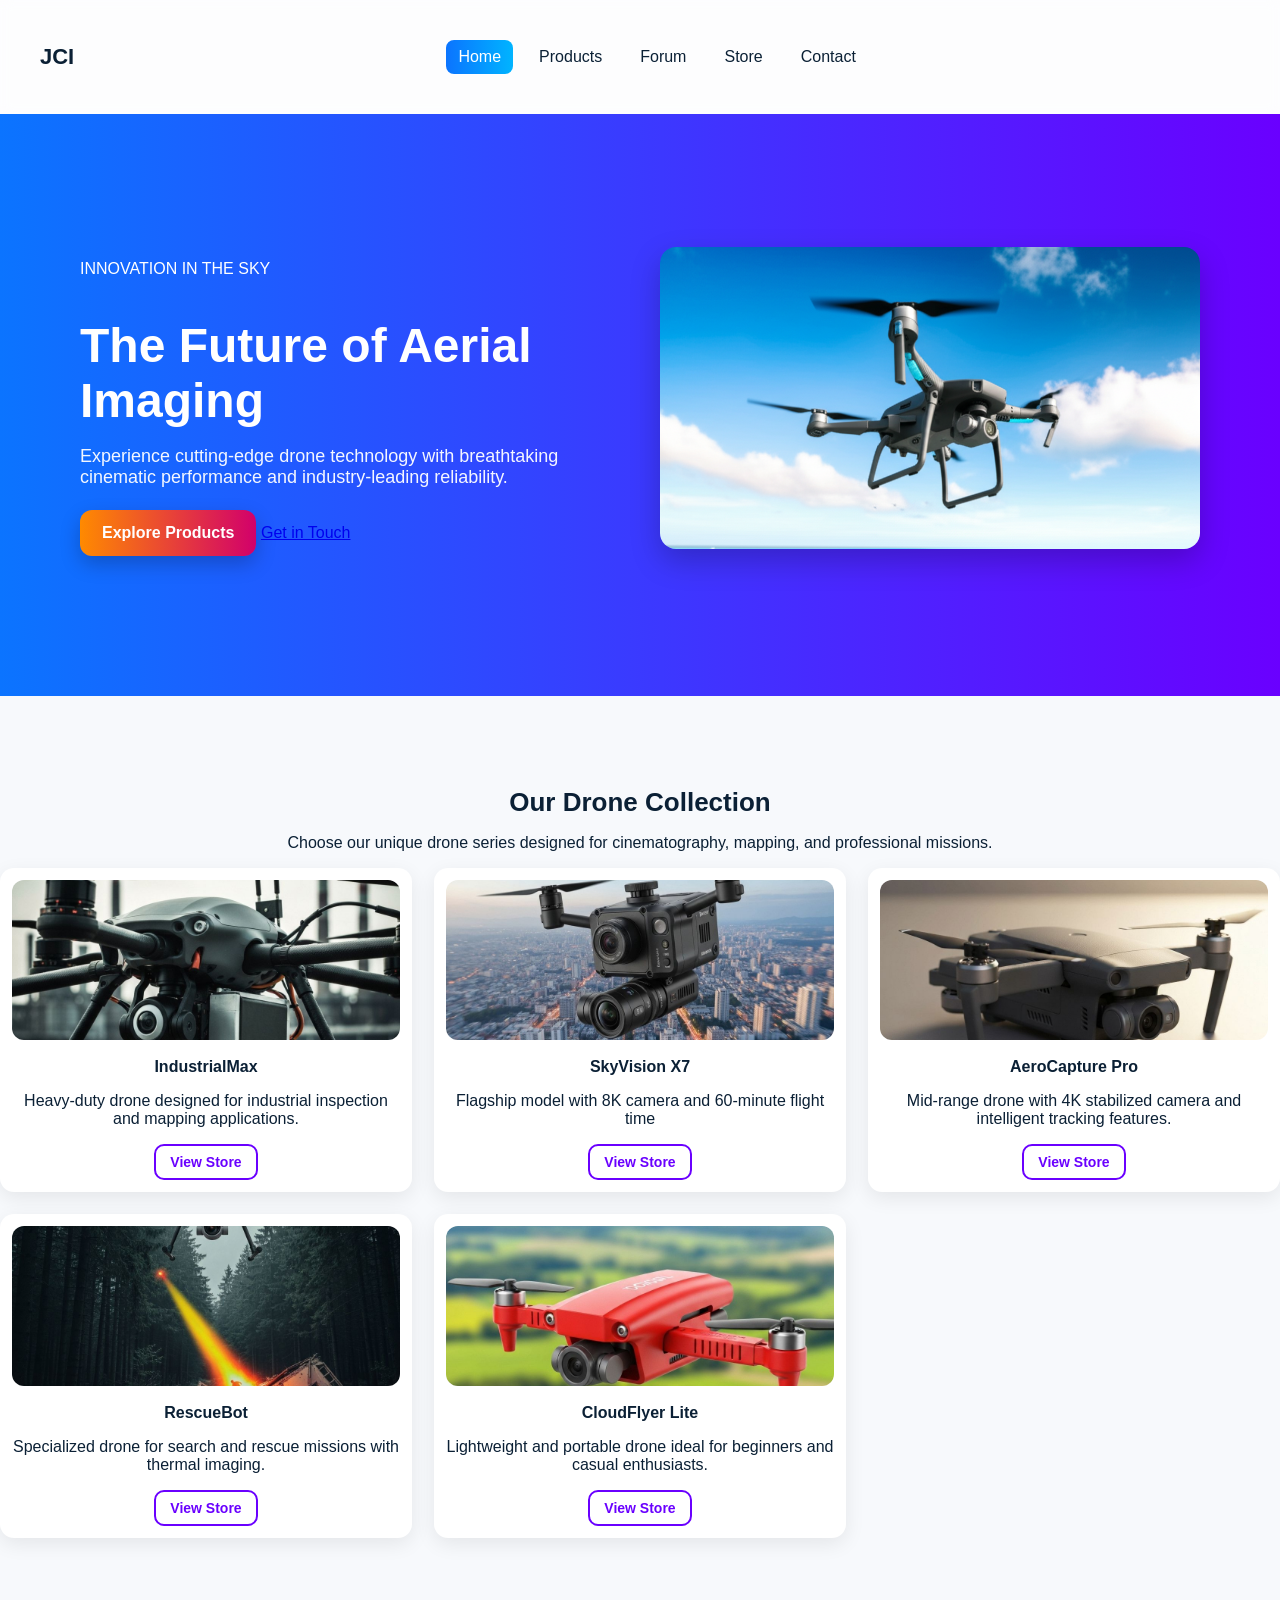
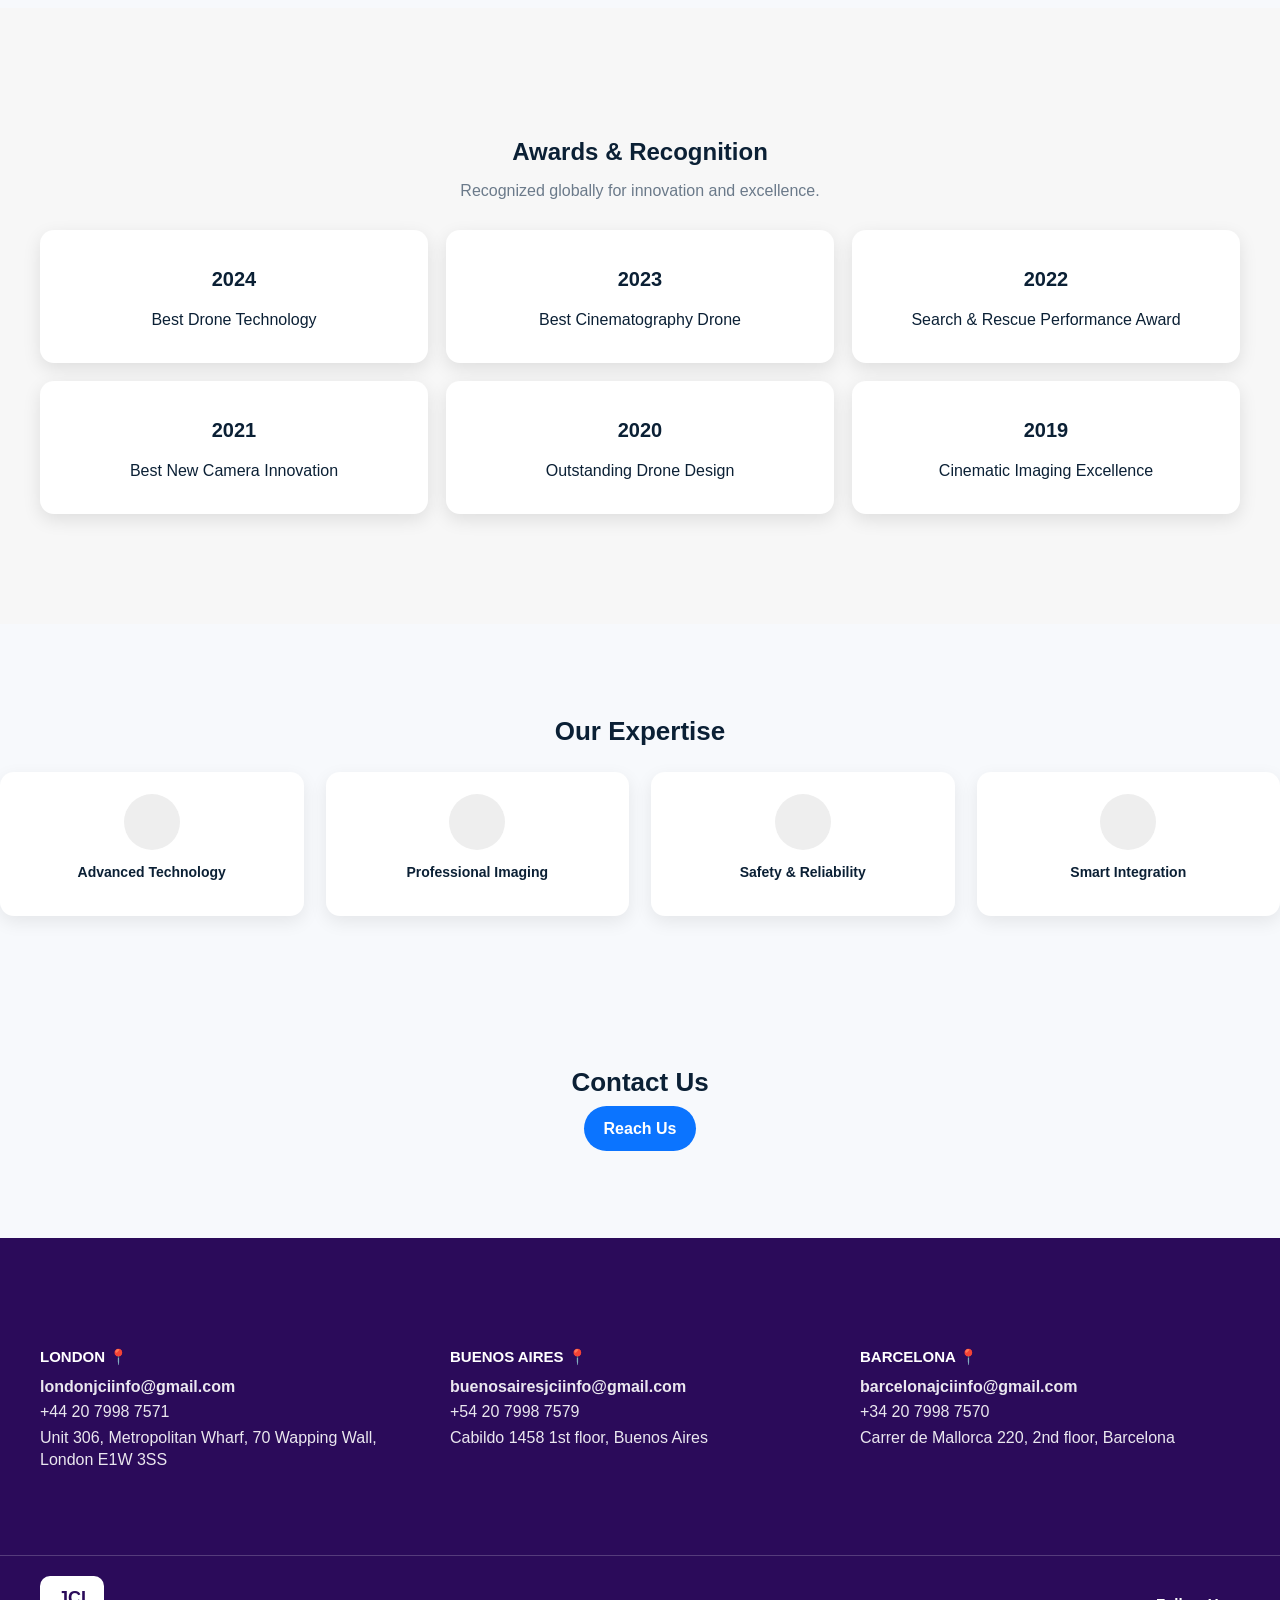
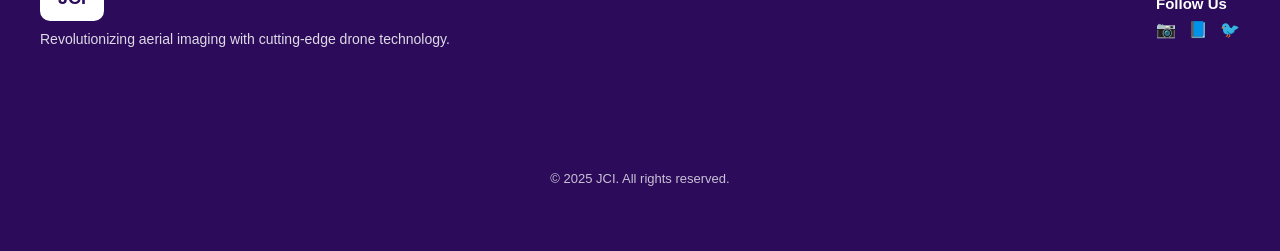
<file: JCI/index.html>
<!doctype html>
<html lang="en">

<head>
    <meta charset="utf-8">
    <meta name="viewport" content="width=device-width, initial-scale=1">
    <title>JCI — Home</title>
    <link rel="stylesheet" href="css/styles.css">
</head>

<body class="home">

    <!-- header -->
    <header class="site-header">
        <div class="container header-inner">

            <div class="logo">JCI</div>

            <nav class="nav">
                <a href="index.html" class="active">Home</a>
                <a href="products.html">Products</a>
                <a href="forum.html">Forum</a>
                <a href="store.html">Store</a>
                <a href="contact.html">Contact</a>
            </nav>

            <div class="header-buttons">
                <button class="menu-toggle">☰</button>
            </div>

        </div>
    </header>


    <!-- hero -->
    <section class="hero">
        <div class="container hero-grid">

            <div class="hero-text">
                <p class="small-title">INNOVATION IN THE SKY</p>
                <h1>The Future of Aerial Imaging</h1>
                <p class="lead">
                    Experience cutting-edge drone technology with breathtaking<br>
                    cinematic performance and industry-leading reliability.
                </p>

                <div class="hero-buttons">
                    <a class="btn-primary" href="products.html">Explore Products</a>
                    <a class="btn-secondary" href="contact.html">Get in Touch</a>
                </div>
            </div>

            <div class="hero-media">
                <img src="assets/image.jpg" alt="Drone">
            </div>

        </div>
    </section>

    <!-- drone collection -->
    <section class="drone-collection container">
        <h2>Our Drone Collection</h2>
        <p class="section-sub">Choose our unique drone series designed for cinematography, mapping, and professional missions.</p>

        <div class="drone-grid">

            <div class="drone-item">
                <img src="assets/industrial-drone.jpg">
                <h3>IndustrialMax</h3>
                <p>Heavy-duty drone designed for industrial inspection and mapping applications.</p>
                <a href="store.html" class="btn-store">View Store</a>
            </div>

            <div class="drone-item">
                <img src="assets/image2.jpg">
                <h3>SkyVision X7</h3>
                <p>Flagship model with 8K camera and 60-minute flight time</p>
                <a href="store.html" class="btn-store">View Store</a>
            </div>

            <div class="drone-item">
                <img src="assets/compact-drone.jpg">
                <h3>AeroCapture Pro</h3>
                <p>Mid-range drone with 4K stabilized camera and intelligent tracking features.</p>
                <a href="store.html" class="btn-store">View Store</a>
            </div>

            <div class="drone-item">
                <img src="assets/rescue-drone-thermal.jpg">
                <h3>RescueBot</h3>
                <p>Specialized drone for search and rescue missions with thermal imaging.</p>
                <a href="store.html" class="btn-store">View Store</a>
            </div>

            <div class="drone-item">
                <img src="assets/small-portable-drone.jpg">
                <h3>CloudFlyer Lite</h3>
                <p>Lightweight and portable drone ideal for beginners and casual enthusiasts.</p>
                <a href="store.html" class="btn-store">View Store</a>
            </div>

        </div>
    </section>

    <!-- awards -->
    <section class="awards">
        <div class="container">
            <h2>Awards & Recognition</h2>
            <p class="award-sub">Recognized globally for innovation and excellence.</p>

            <div class="award-cards">

                <div class="award-card">
                    <h3>2024</h3>
                    <p>Best Drone Technology</p>
                </div>

                <div class="award-card">
                    <h3>2023</h3>
                    <p>Best Cinematography Drone</p>
                </div>

                <div class="award-card">
                    <h3>2022</h3>
                    <p>Search & Rescue Performance Award</p>
                </div>

                <div class="award-card">
                    <h3>2021</h3>
                    <p>Best New Camera Innovation</p>
                </div>

                <div class="award-card">
                    <h3>2020</h3>
                    <p>Outstanding Drone Design</p>
                </div>

                <div class="award-card">
                    <h3>2019</h3>
                    <p>Cinematic Imaging Excellence</p>
                </div>

            </div>
        </div>
    </section>

    <!-- expertise -->
    <section class="expertise container">
        <h2>Our Expertise</h2>

        <div class="expertise-grid">

            <div class="expertise-box">
                <div class="icon"></div>
                <p>Advanced Technology</p>
            </div>

            <div class="expertise-box">
                <div class="icon"></div>
                <p>Professional Imaging</p>
            </div>

            <div class="expertise-box">
                <div class="icon"></div>
                <p>Safety & Reliability</p>
            </div>

            <div class="expertise-box">
                <div class="icon"></div>
                <p>Smart Integration</p>
            </div>

        </div>
    </section>

    <!-- contact shortcut -->
    <section class="contact-short">
        <h2>Contact Us</h2>
        <a href="contact.html" class="contact-btn">Reach Us</a>
    </section>

    <!-- footer -->
    <footer class="site-footer store-footer">

        <div class="container footer-locations">

            <div class="footer-loc">
                <h4>LONDON 📍</h4>
                <p><strong>londonjciinfo@gmail.com</strong></p>
                <p>+44 20 7998 7571</p>
                <p>Unit 306, Metropolitan Wharf, 70 Wapping Wall, London E1W 3SS</p>
            </div>

            <div class="footer-loc">
                <h4>BUENOS AIRES 📍</h4>
                <p><strong>buenosairesjciinfo@gmail.com</strong></p>
                <p>+54 20 7998 7579</p>
                <p>Cabildo 1458 1st floor, Buenos Aires</p>
            </div>

            <div class="footer-loc">
                <h4>BARCELONA 📍</h4>
                <p><strong>barcelonajciinfo@gmail.com</strong></p>
                <p>+34 20 7998 7570</p>
                <p>Carrer de Mallorca 220, 2nd floor, Barcelona</p>
            </div>

        </div>


        <div class="container footer-bottom">

            <div class="footer-brand">
                <div class="footer-logo">JCI</div>
                <p class="footer-tagline">Revolutionizing aerial imaging with cutting-edge drone technology.</p>
            </div>

            <div class="footer-social">
                <h4>Follow Us</h4>
                <div class="social-icons">
                    <span>📷</span>
                    <span>📘</span>
                    <span>🐦</span>
                </div>
            </div>

        </div>

        <div class="container copy">
            © 2025 JCI. All rights reserved.
        </div>

    </footer>
    <script>
        document.addEventListener("DOMContentLoaded", function () {
            const toggle = document.querySelector(".menu-toggle");
            const nav = document.querySelector(".nav");

            toggle.addEventListener("click", function () {
                nav.classList.toggle("mobile-open");
            });
        });
    </script>

</body>
</html>
</file>
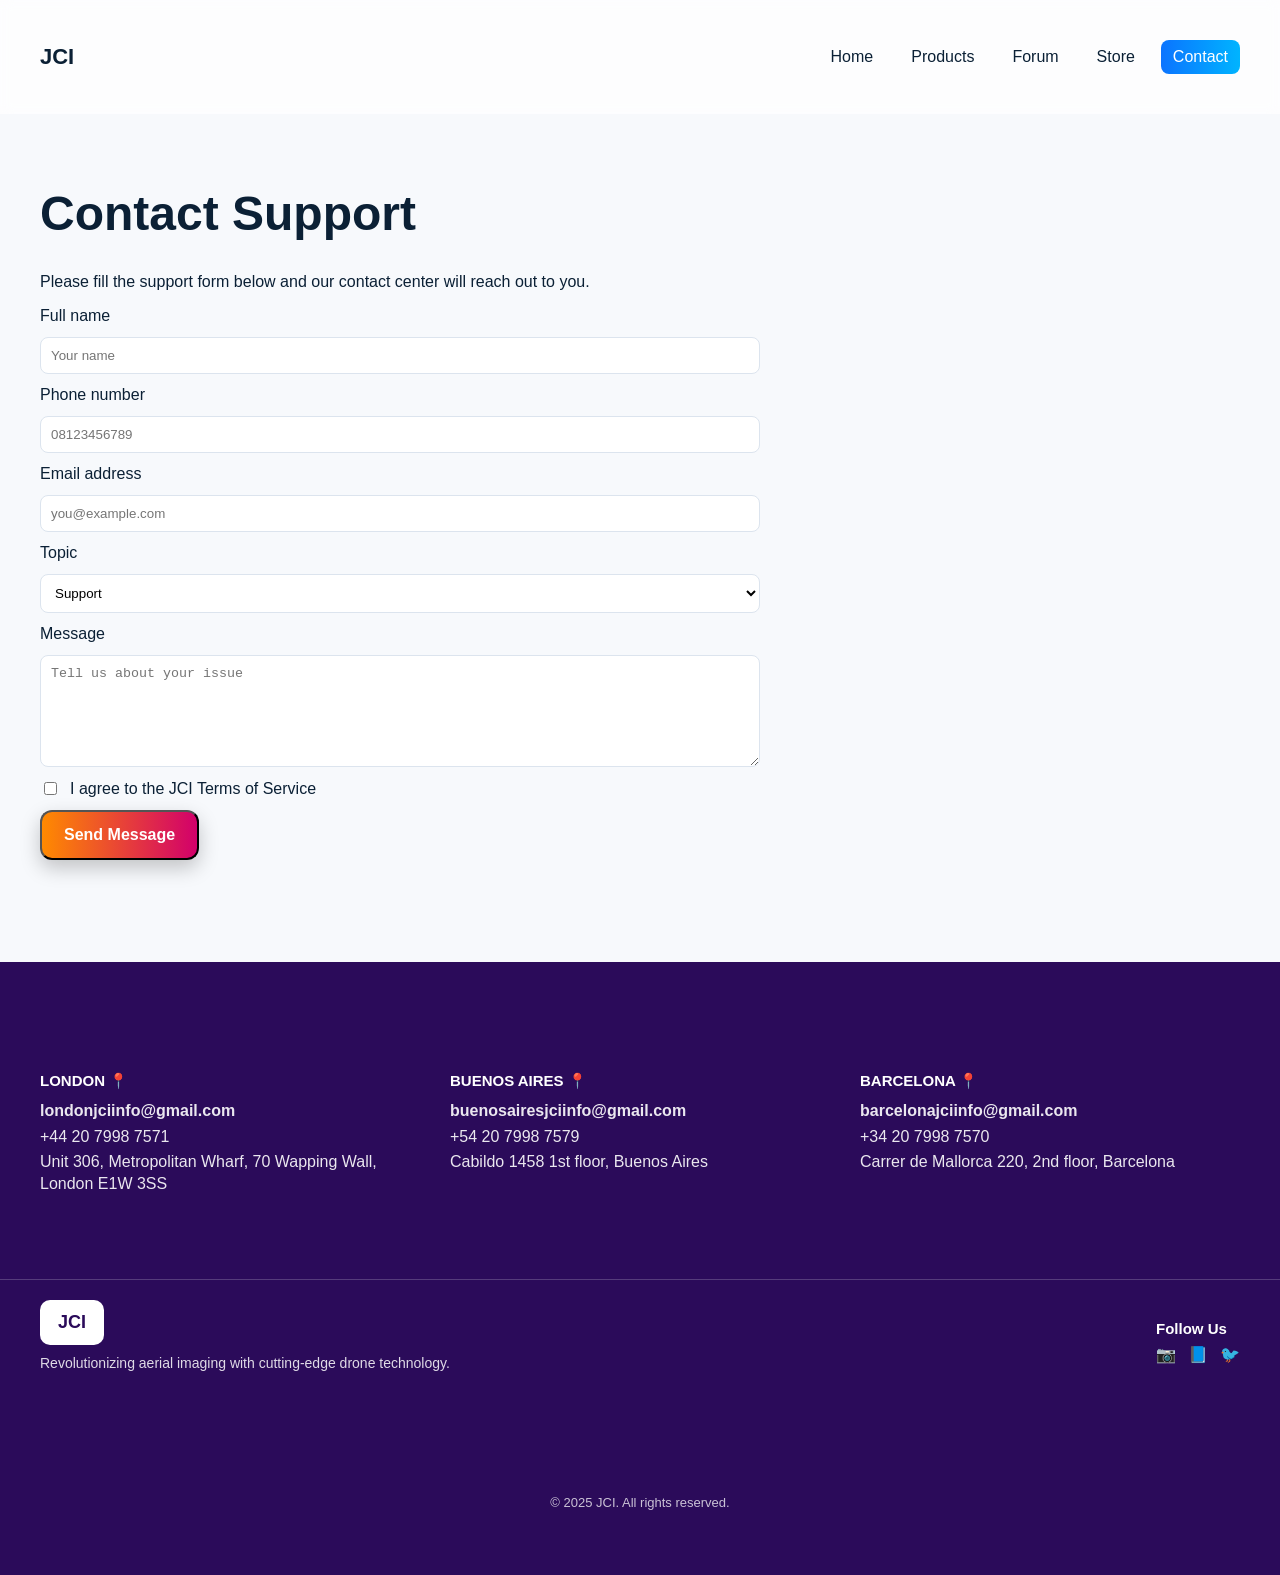
<file: JCI/contact.html>
<!doctype html>
<html lang="en">

<head>
    <meta charset="utf-8">
    <meta name="viewport" content="width=device-width, initial-scale=1">
    <title>JCI — Contact Us</title>

    <link rel="stylesheet" href="css/styles.css">
</head>

<body class="contact">

    <header class="site-header">
        <div class="container header-inner">
            <div class="logo">JCI</div>

            <nav class="nav">
                <a href="index.html">Home</a>
                <a href="products.html">Products</a>
                <a href="forum.html">Forum</a>
                <a href="store.html">Store</a>
                <a href="contact.html" class="active">Contact</a>
            </nav>

            <!-- <button class="cta">Support</button>
            <button class="menu-toggle" aria-label="Open menu">☰</button> -->
        </div>
    </header>

    <main class="container contact-page">
        <h1>Contact Support</h1>
        <p>Please fill the support form below and our contact center will reach out to you.</p>

        <form id="contactForm" class="contact-form" novalidate>

            <label for="name">Full name</label>
            <input type="text" id="name" name="name" placeholder="Your name" required>

            <label for="phone">Phone number</label>
            <input type="tel" id="phone" name="phone" placeholder="08123456789" required>

            <label for="email">Email address</label>
            <input type="email" id="email" name="email" placeholder="you@example.com" required>

            <label for="topic">Topic</label>
            <select id="topic" name="topic">
                <option value="support">Support</option>
                <option value="sales">Sales</option>
                <option value="partners">Partnerships</option>
                <option value="others">Others</option>
            </select>

            <label for="message">Message</label>
            <textarea id="message" name="message" rows="6" placeholder="Tell us about your issue" required></textarea>

            <label class="tos">
                <input type="checkbox" id="agree" name="agree">
                I agree to the JCI Terms of Service
            </label>

            <div class="form-actions">
                <button type="submit" class="btn-primary">Send Message</button>
            </div>

            <div id="formErrors" class="form-errors" aria-live="polite"></div>
        </form>
    </main>

    <!-- footer -->
    <footer class="site-footer store-footer">

        <div class="container footer-locations">

            <div class="footer-loc">
                <h4>LONDON 📍</h4>
                <p><strong>londonjciinfo@gmail.com</strong></p>
                <p>+44 20 7998 7571</p>
                <p>Unit 306, Metropolitan Wharf, 70 Wapping Wall, London E1W 3SS</p>
            </div>

            <div class="footer-loc">
                <h4>BUENOS AIRES 📍</h4>
                <p><strong>buenosairesjciinfo@gmail.com</strong></p>
                <p>+54 20 7998 7579</p>
                <p>Cabildo 1458 1st floor, Buenos Aires</p>
            </div>

            <div class="footer-loc">
                <h4>BARCELONA 📍</h4>
                <p><strong>barcelonajciinfo@gmail.com</strong></p>
                <p>+34 20 7998 7570</p>
                <p>Carrer de Mallorca 220, 2nd floor, Barcelona</p>
            </div>

        </div>


        <div class="container footer-bottom">

            <div class="footer-brand">
                <div class="footer-logo">JCI</div>
                <p class="footer-tagline">Revolutionizing aerial imaging with cutting-edge drone technology.</p>
            </div>

            <div class="footer-social">
                <h4>Follow Us</h4>
                <div class="social-icons">
                    <span>📷</span>
                    <span>📘</span>
                    <span>🐦</span>
                </div>
            </div>

        </div>

        <div class="container copy">
            © 2025 JCI. All rights reserved.
        </div>

    </footer>

    <script src="js/script.js"></script>

</body>
</html>
</file>
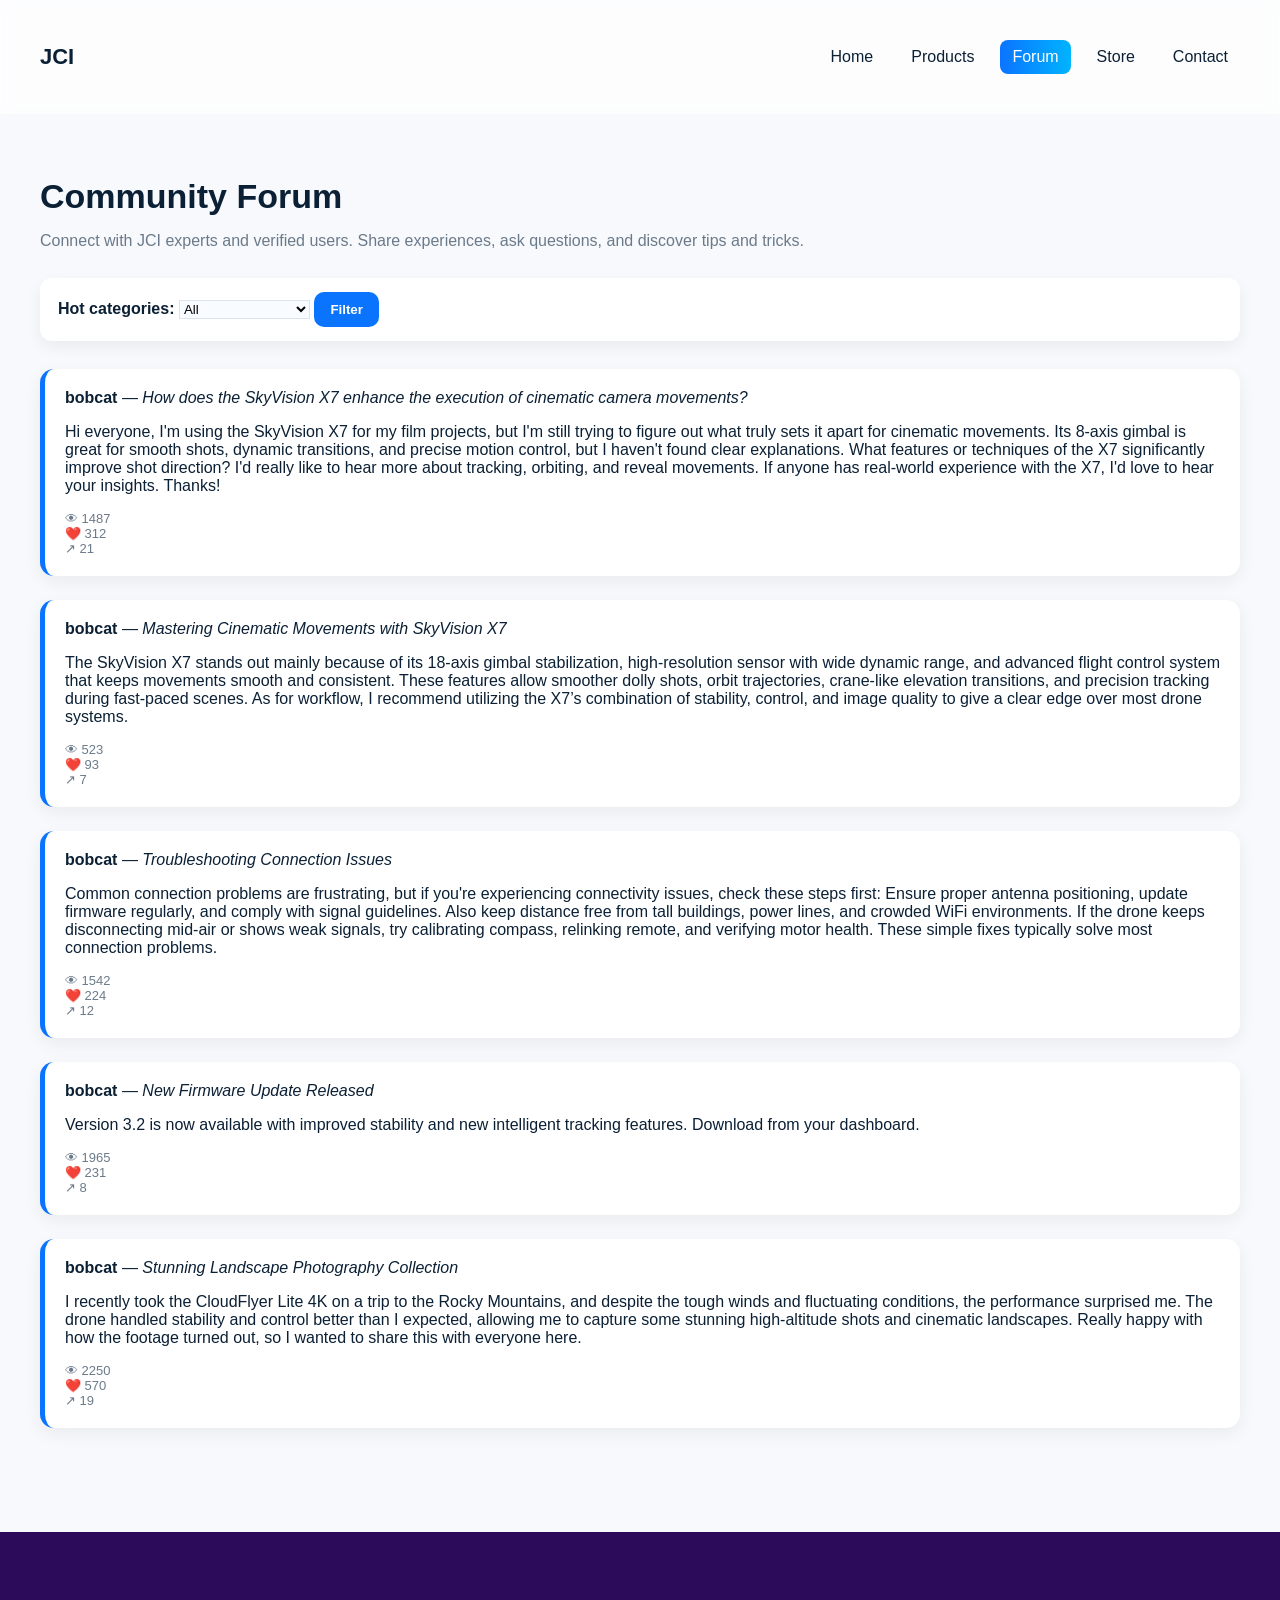
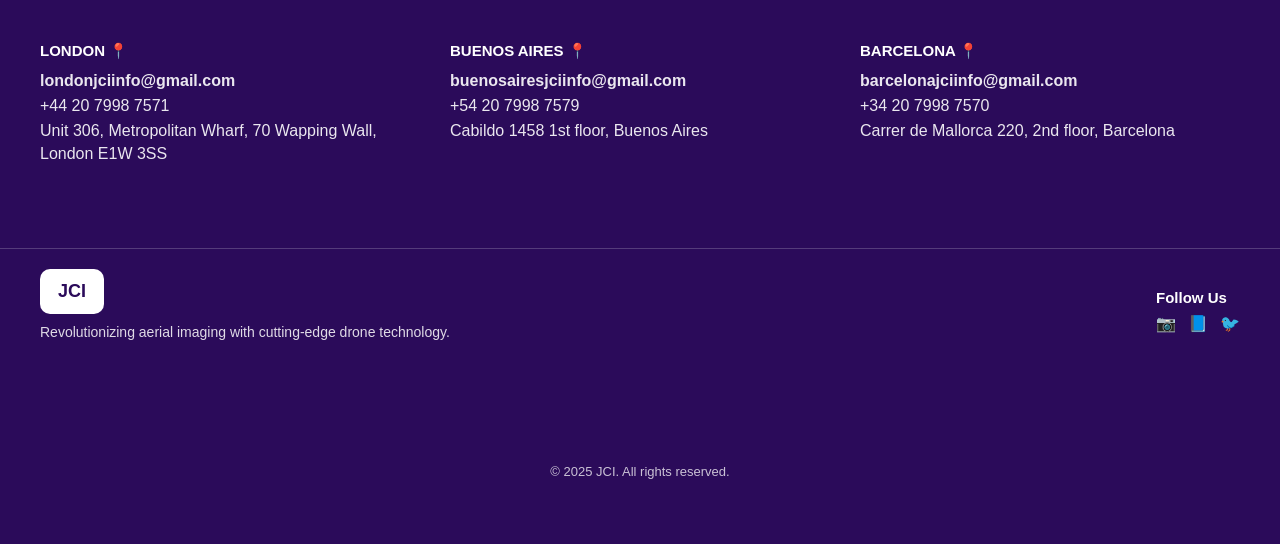
<file: JCI/forum.html>
<!doctype html>
<html lang="en">

<head>
    <meta charset="utf-8">
    <meta name="viewport" content="width=device-width, initial-scale=1">
    
    <title>JCI — Forum</title>
    <link rel="stylesheet" href="css/styles.css?v=999">
</head>

<body class="forum">
    <!-- header -->
    <header class="site-header">
        <div class="container header-inner">
            <div class="logo">JCI</div>

            <nav class="nav">
                <a href="index.html">Home</a>
                <a href="products.html">Products</a>
                <a href="forum.html" class="active">Forum</a>
                <a href="store.html">Store</a>
                <a href="contact.html">Contact</a>
            </nav>

            <button class="menu-toggle" aria-label="Open menu">☰</button>
        </div>
    </header>

    <main class="container">

        <h1>Community Forum</h1>
        <p class="page-desc">Connect with JCI experts and verified users. Share experiences, ask questions, and discover tips and tricks.</p>

        <div class="forum-controls">
            <label for="category">Hot categories:</label>
            <select id="category">
                <option value="all">All</option>
                <option value="announcements">Announcements</option>
                <option value="tips">Tips & Tricks</option>
                <option value="rns">Repairs & Support</option>
                <option value="showcase">Showcase</option>
            </select>

            <button id="filterBtn" class="btn-outline">Filter</button>
        </div>

        <section id="posts" class="posts">
            <!-- Posts loaded by JS -->
        </section>

    </main>

    <!-- footer -->
    <footer class="site-footer store-footer">

        <div class="container footer-locations">

            <div class="footer-loc">
                <h4>LONDON 📍</h4>
                <p><strong>londonjciinfo@gmail.com</strong></p>
                <p>+44 20 7998 7571</p>
                <p>Unit 306, Metropolitan Wharf, 70 Wapping Wall, London E1W 3SS</p>
            </div>

            <div class="footer-loc">
                <h4>BUENOS AIRES 📍</h4>
                <p><strong>buenosairesjciinfo@gmail.com</strong></p>
                <p>+54 20 7998 7579</p>
                <p>Cabildo 1458 1st floor, Buenos Aires</p>
            </div>

            <div class="footer-loc">
                <h4>BARCELONA 📍</h4>
                <p><strong>barcelonajciinfo@gmail.com</strong></p>
                <p>+34 20 7998 7570</p>
                <p>Carrer de Mallorca 220, 2nd floor, Barcelona</p>
            </div>

        </div>


        <div class="container footer-bottom">

            <div class="footer-brand">
                <div class="footer-logo">JCI</div>
                <p class="footer-tagline">Revolutionizing aerial imaging with cutting-edge drone technology.</p>
            </div>

            <div class="footer-social">
                <h4>Follow Us</h4>
                <div class="social-icons">
                    <span>📷</span>
                    <span>📘</span>
                    <span>🐦</span>
                </div>
            </div>

        </div>

        <div class="container copy">
            © 2025 JCI. All rights reserved.
        </div>

    </footer>
    <script src="js/script.js"></script>

</body>
</html>
</file>
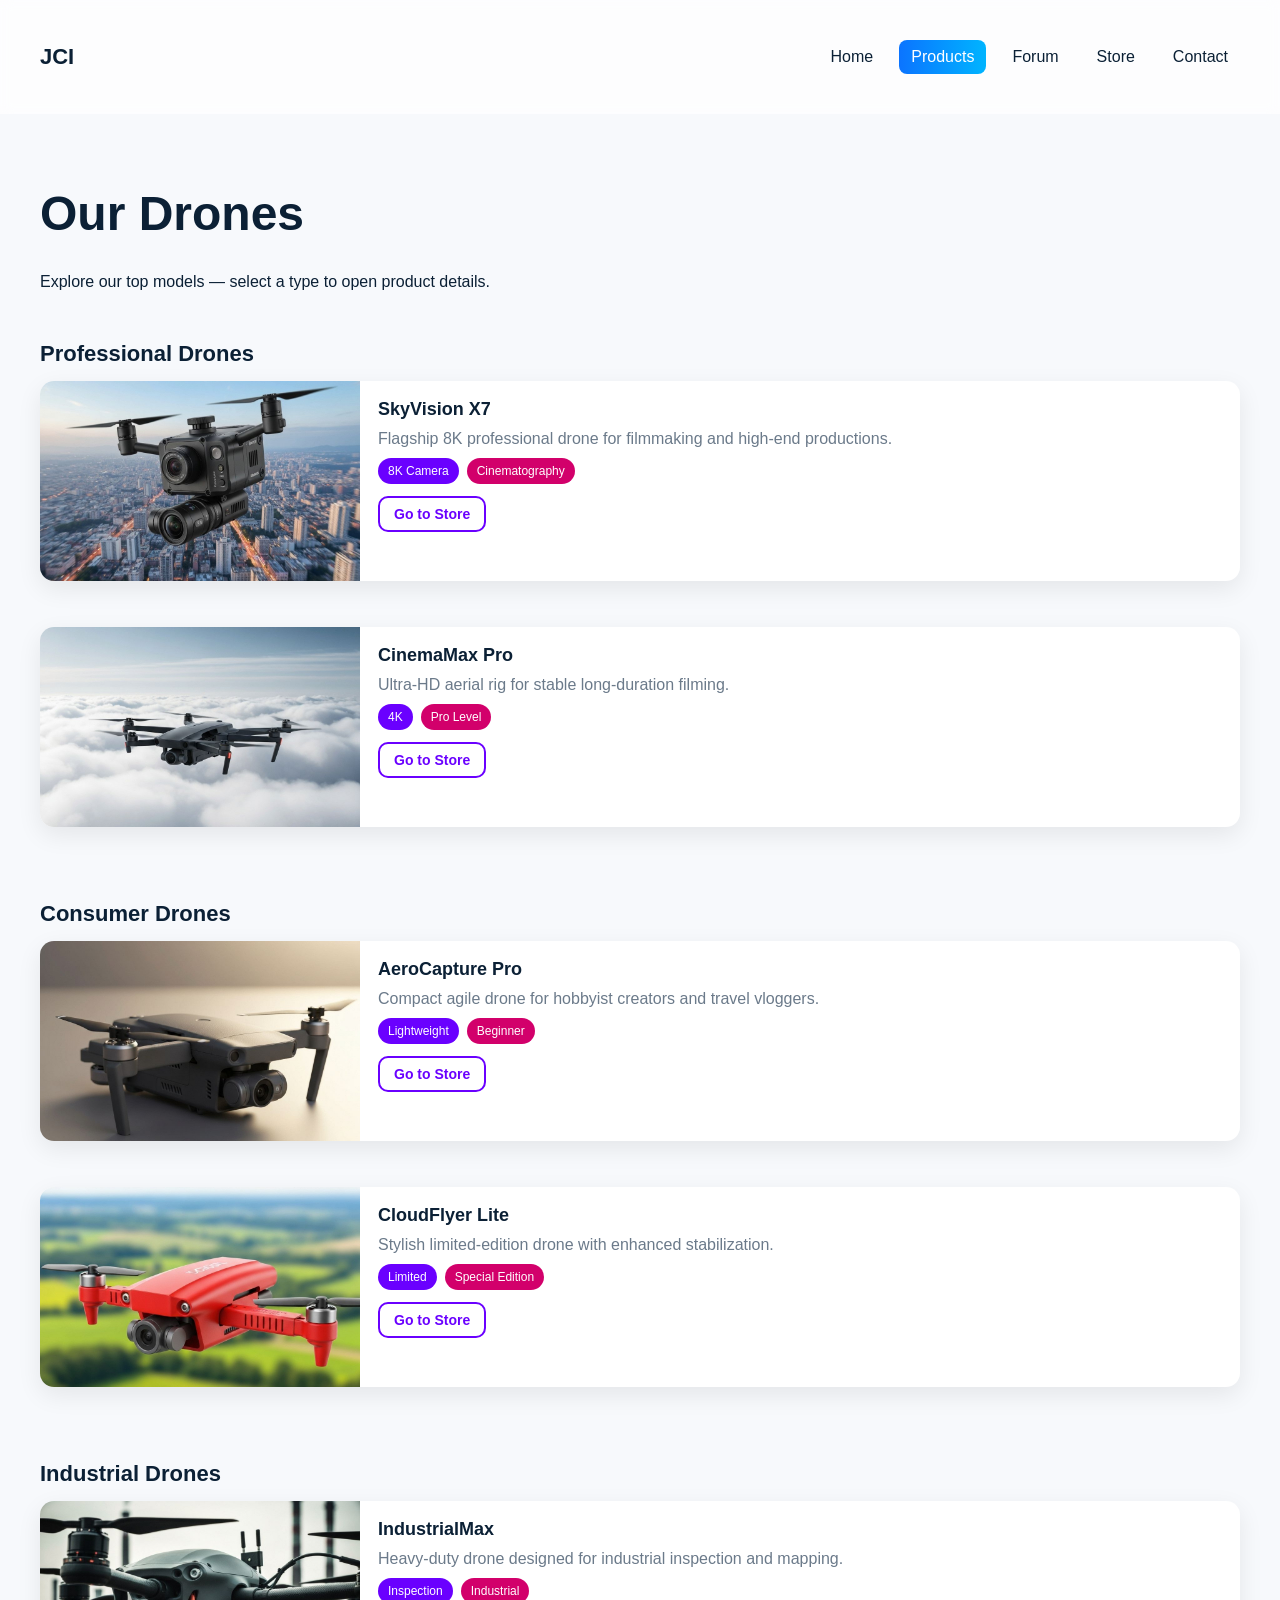
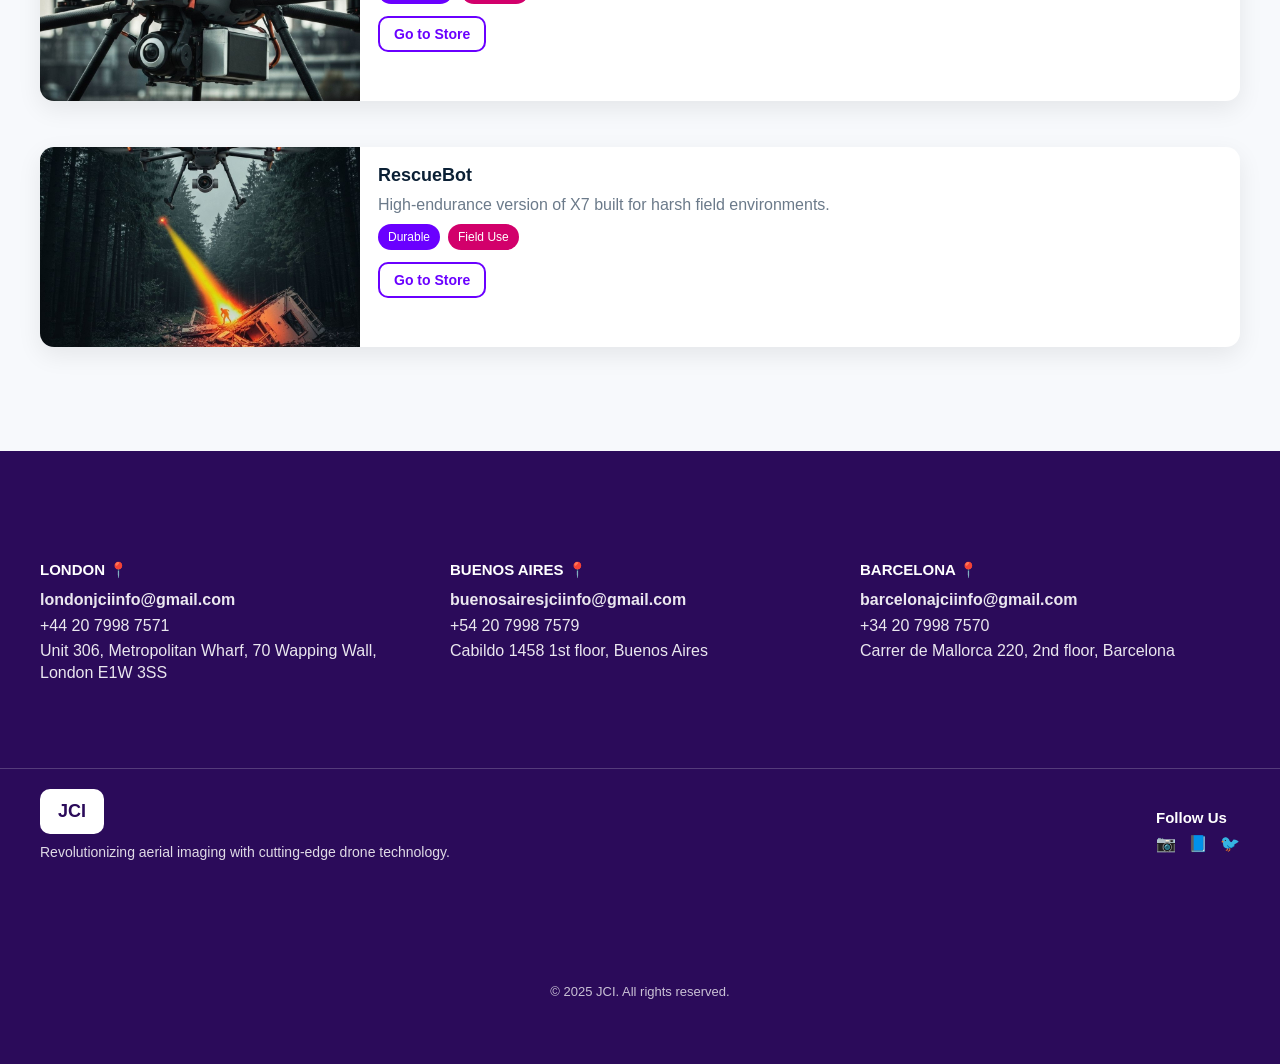
<file: JCI/products.html>
<!doctype html>
<html lang="en">

<head>
    <meta charset="utf-8">
    <meta name="viewport" content="width=device-width, initial-scale=1">
    <title>JCI — Products</title>

    <link rel="stylesheet" href="css/styles.css">
</head>

<body class="products">

    <header class="site-header">
        <div class="container header-inner">
            <div class="logo">JCI</div>

            <nav class="nav">
                <a href="index.html">Home</a>
                <a href="products.html" class="active">Products</a>
                <a href="forum.html">Forum</a>
                <a href="store.html">Store</a>
                <a href="contact.html">Contact</a>
            </nav>

            <button class="menu-toggle">☰</button>
        </div>
    </header>

    <main class="container">

        <h1>Our Drones</h1>
        <p class="lead">Explore our top models — select a type to open product details.</p>

        <!-- professional drones -->
        <h2 class="category-title">Professional Drones</h2>
        <div class="product-list">

            <div class="product-card-wide">
                <img src="assets/image2.jpg" alt="">
                <div class="product-info">
                    <h3>SkyVision X7</h3>
                    <p>Flagship 8K professional drone for filmmaking and high-end productions.</p>

                    <div class="badges">
                        <span class="badge purple">8K Camera</span>
                        <span class="badge red">Cinematography</span>
                    </div>

                    <a class="btn-store" href="store.html">Go to Store</a>
                </div>
            </div>

            <div class="product-card-wide">
                <img src="assets/image4.jpg" alt="">
                <div class="product-info">
                    <h3>CinemaMax Pro</h3>
                    <p>Ultra-HD aerial rig for stable long-duration filming.</p>

                    <div class="badges">
                        <span class="badge purple">4K</span>
                        <span class="badge red">Pro Level</span>
                    </div>

                    <a class="btn-store" href="store.html">Go to Store</a>
                </div>
            </div>

        </div>

        <!-- consumer drones -->
        <h2 class="category-title">Consumer Drones</h2>
        <div class="product-list">

            <div class="product-card-wide">
                <img src="assets/compact-drone.jpg" alt="">
                <div class="product-info">
                    <h3>AeroCapture Pro</h3>
                    <p>Compact agile drone for hobbyist creators and travel vloggers.</p>

                    <div class="badges">
                        <span class="badge purple">Lightweight</span>
                        <span class="badge red">Beginner</span>
                    </div>

                    <a class="btn-store" href="store.html">Go to Store</a>
                </div>
            </div>

            <div class="product-card-wide">
                <img src="assets/small-portable-drone.jpg" alt="">
                <div class="product-info">
                    <h3>CloudFlyer Lite</h3>
                    <p>Stylish limited-edition drone with enhanced stabilization.</p>

                    <div class="badges">
                        <span class="badge purple">Limited</span>
                        <span class="badge red">Special Edition</span>
                    </div>

                    <a class="btn-store" href="store.html">Go to Store</a>
                </div>
            </div>

        </div>

        <!-- industrial drones -->
        <h2 class="category-title">Industrial Drones</h2>
        <div class="product-list">

            <div class="product-card-wide">
                <img src="assets/industrial-drone.jpg" alt="">
                <div class="product-info">
                    <h3>IndustrialMax</h3>
                    <p>Heavy-duty drone designed for industrial inspection and mapping.</p>

                    <div class="badges">
                        <span class="badge purple">Inspection</span>
                        <span class="badge red">Industrial</span>
                    </div>

                    <a class="btn-store" href="store.html">Go to Store</a>
                </div>
            </div>

            <div class="product-card-wide">
                <img src="assets/rescue-drone-thermal.jpg" alt="">
                <div class="product-info">
                    <h3>RescueBot</h3>
                    <p>High-endurance version of X7 built for harsh field environments.</p>

                    <div class="badges">
                        <span class="badge purple">Durable</span>
                        <span class="badge red">Field Use</span>
                    </div>

                    <a class="btn-store" href="store.html">Go to Store</a>
                </div>
            </div>

        </div>

    </main>

    <!-- FOOTER -->
    <footer class="site-footer store-footer">

        <div class="container footer-locations">

            <div class="footer-loc">
                <h4>LONDON 📍</h4>
                <p><strong>londonjciinfo@gmail.com</strong></p>
                <p>+44 20 7998 7571</p>
                <p>Unit 306, Metropolitan Wharf, 70 Wapping Wall, London E1W 3SS</p>
            </div>

            <div class="footer-loc">
                <h4>BUENOS AIRES 📍</h4>
                <p><strong>buenosairesjciinfo@gmail.com</strong></p>
                <p>+54 20 7998 7579</p>
                <p>Cabildo 1458 1st floor, Buenos Aires</p>
            </div>

            <div class="footer-loc">
                <h4>BARCELONA 📍</h4>
                <p><strong>barcelonajciinfo@gmail.com</strong></p>
                <p>+34 20 7998 7570</p>
                <p>Carrer de Mallorca 220, 2nd floor, Barcelona</p>
            </div>

        </div>


        <div class="container footer-bottom">

            <div class="footer-brand">
                <div class="footer-logo">JCI</div>
                <p class="footer-tagline">Revolutionizing aerial imaging with cutting-edge drone technology.</p>
            </div>

            <div class="footer-social">
                <h4>Follow Us</h4>
                <div class="social-icons">
                    <span>📷</span>
                    <span>📘</span>
                    <span>🐦</span>
                </div>
            </div>

        </div>

        <div class="container copy">
            © 2025 JCI. All rights reserved.
        </div>

    </footer>

    <script>
        document.addEventListener("DOMContentLoaded", function () {
            const toggle = document.querySelector(".menu-toggle");
            const nav = document.querySelector(".nav");

            toggle.addEventListener("click", function () {
                nav.classList.toggle("mobile-open");
            });
        });
    </script>

</body>
</html>
</file>
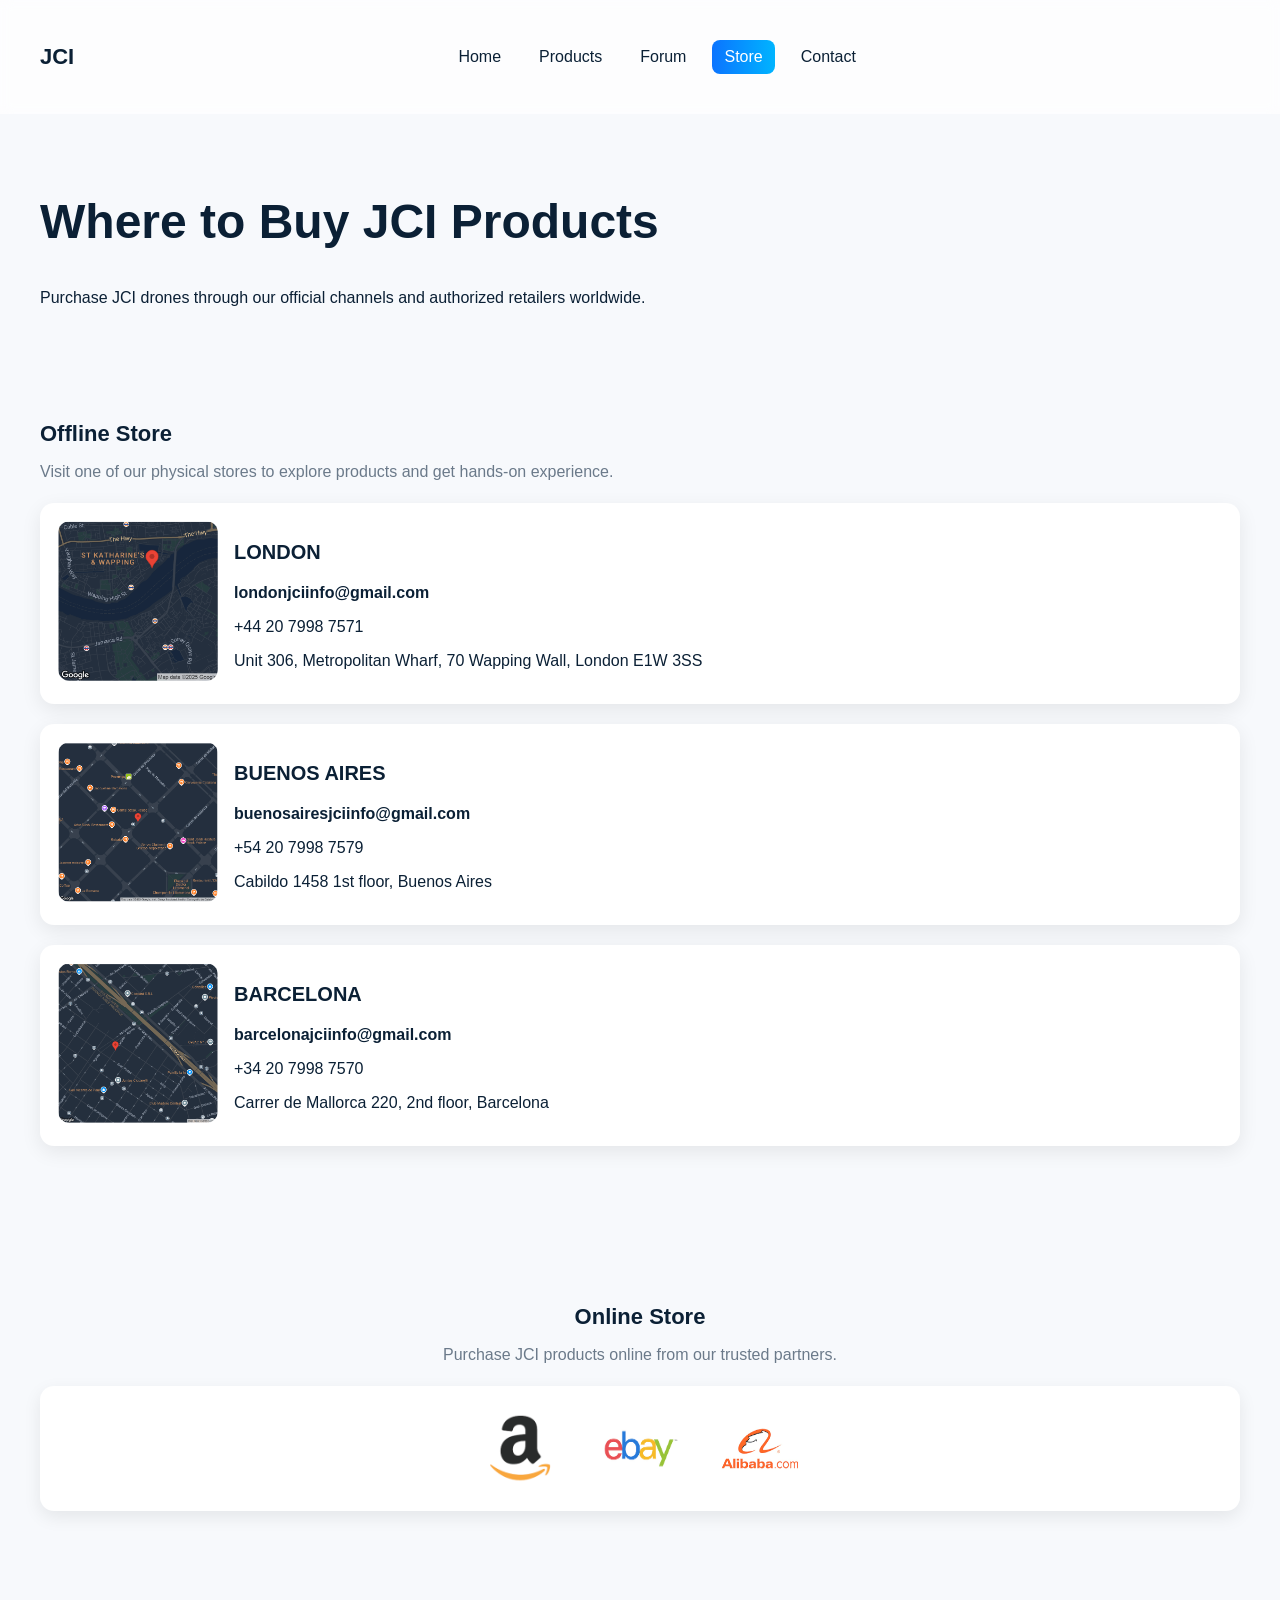
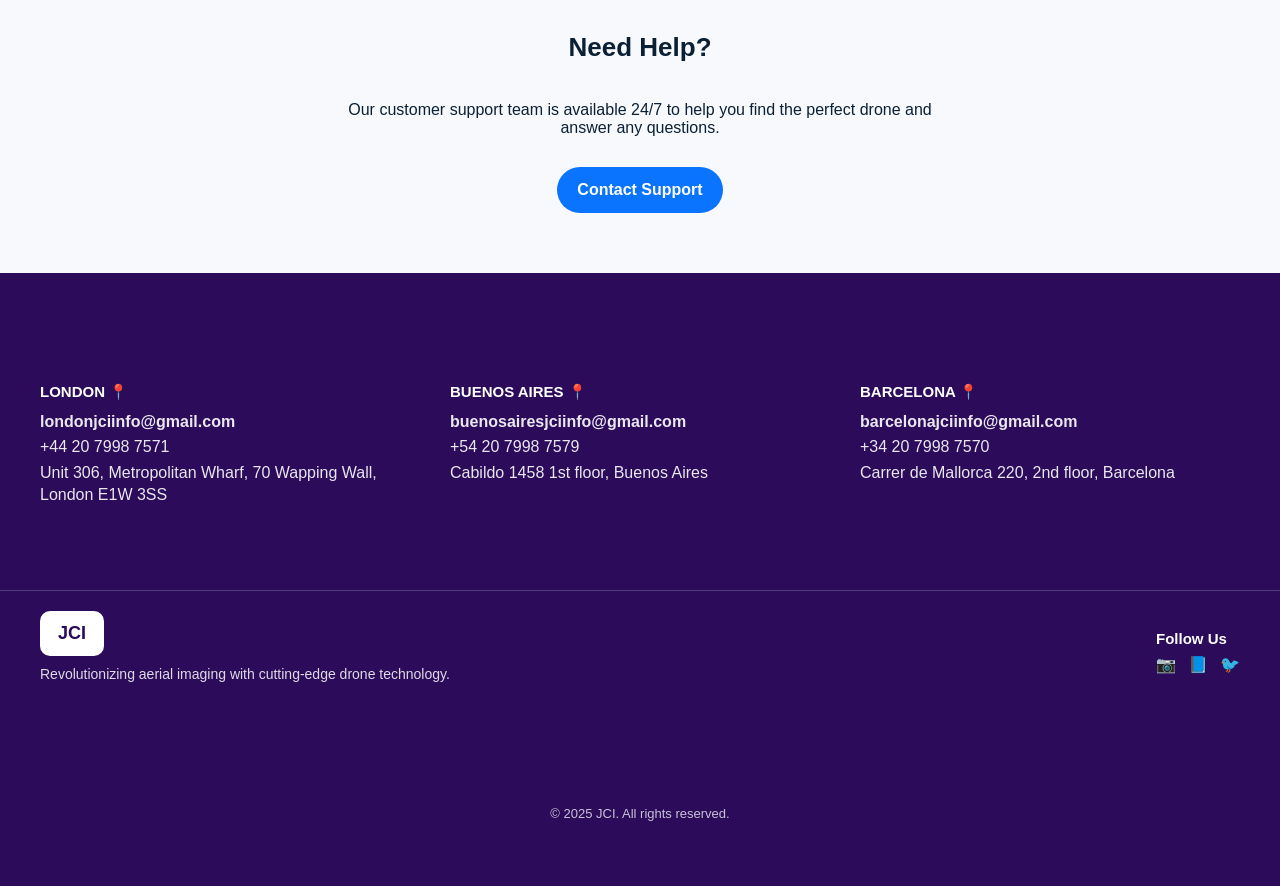
<file: JCI/store.html>
<!DOCTYPE html>
<html lang="en">

<head>
    <meta charset="UTF-8">
    <meta name="viewport" content="width=device-width, initial-scale=1.0">
    <title>JCI — Store</title>
    <link rel="stylesheet" href="css/styles.css">
</head>

<body>

    <!-- header -->
    <header class="site-header">
        <div class="container header-inner">
            <div class="logo">JCI</div>

            <nav class="nav">
                <a href="index.html">Home</a>
                <a href="products.html">Products</a>
                <a href="forum.html">Forum</a>
                <a href="store.html" class="active">Store</a>
                <a href="contact.html">Contact</a>
            </nav>

            <div class="header-buttons">
                <button class="menu-toggle">☰</button>
            </div>
        </div>
    </header>


    <!-- hero store -->
    <section class="store-hero">
        <div class="container">
            <h1>Where to Buy JCI Products</h1>
            <p>Purchase JCI drones through our official channels and authorized retailers worldwide.</p>
        </div>
    </section>


    <!-- offline store -->
    <section class="offline-store container">

        <h2 class="store-section-title">Offline Store</h2>
        <p class="store-section-sub">Visit one of our physical stores to explore products and get hands-on experience.</p>

        <div class="offline-card">
            <img src="assets/map1.jpg">
            <div class="loc-info">
                <h3>LONDON</h3>
                <p><strong>londonjciinfo@gmail.com</strong></p>
                <p>+44 20 7998 7571</p>
                <p>Unit 306, Metropolitan Wharf, 70 Wapping Wall, London E1W 3SS</p>
            </div>
        </div>

        <div class="offline-card">
            <img src="assets/map2.jpg">
            <div class="loc-info">
                <h3>BUENOS AIRES</h3>
                <p><strong>buenosairesjciinfo@gmail.com</strong></p>
                <p>+54 20 7998 7579</p>
                <p>Cabildo 1458 1st floor, Buenos Aires</p>
            </div>
        </div>

        <div class="offline-card">
            <img src="assets/map3.jpg">
            <div class="loc-info">
                <h3>BARCELONA</h3>
                <p><strong>barcelonajciinfo@gmail.com</strong></p>
                <p>+34 20 7998 7570</p>
                <p>Carrer de Mallorca 220, 2nd floor, Barcelona</p>
            </div>
        </div>

    </section>


    <!-- online store -->
    <section class="online-store container">
        <h2 class="store-section-title">Online Store</h2>
        <p class="store-section-sub">Purchase JCI products online from our trusted partners.</p>

        <div class="online-box">
            <img src="assets/amazon.jpg">
            <img src="assets/ebay.jpg">
            <img src="assets/alibaba.jpg">
        </div>
    </section>


    <!-- need help -->
    <section class="store-help">
        <h2>Need Help?</h2>
        <p>Our customer support team is available 24/7 to help you find the perfect drone and answer any questions.</p>
        <a href="contact.html" class="contact-btn">Contact Support</a>
    </section>

    <!-- footer -->
    <footer class="site-footer store-footer">

        <div class="container footer-locations">

            <div class="footer-loc">
                <h4>LONDON 📍</h4>
                <p><strong>londonjciinfo@gmail.com</strong></p>
                <p>+44 20 7998 7571</p>
                <p>Unit 306, Metropolitan Wharf, 70 Wapping Wall, London E1W 3SS</p>
            </div>

            <div class="footer-loc">
                <h4>BUENOS AIRES 📍</h4>
                <p><strong>buenosairesjciinfo@gmail.com</strong></p>
                <p>+54 20 7998 7579</p>
                <p>Cabildo 1458 1st floor, Buenos Aires</p>
            </div>

            <div class="footer-loc">
                <h4>BARCELONA 📍</h4>
                <p><strong>barcelonajciinfo@gmail.com</strong></p>
                <p>+34 20 7998 7570</p>
                <p>Carrer de Mallorca 220, 2nd floor, Barcelona</p>
            </div>

        </div>


        <div class="container footer-bottom">

            <div class="footer-brand">
                <div class="footer-logo">JCI</div>
                <p class="footer-tagline">Revolutionizing aerial imaging with cutting-edge drone technology.</p>
            </div>

            <div class="footer-social">
                <h4>Follow Us</h4>
                <div class="social-icons">
                    <span>📷</span>
                    <span>📘</span>
                    <span>🐦</span>
                </div>
            </div>

        </div>

        <div class="container copy">
            © 2025 JCI. All rights reserved.
        </div>

    </footer>

</body>

</html>
</file>
<file: JCI/css/styles.css>
/* root */
:root {
  --accent:#0b74ff;
  --dark:#0b2035;
  --muted:#6b7a8a;
  --bg:#f7f9fc;
  --card:#ffffff;
  --radius:12px;
}

* {
  box-sizing: border-box;
}

body {
  font-family: Inter, Arial, sans-serif;
  margin: 0;
  background: var(--bg);
  color: var(--dark);
}

.container{
  width: 100%;
  max-width:1400px;
  margin:0 auto;
  padding: 40px;
}


/* header (start) */
.header-inner {
  display: flex;
  align-items: center;
  justify-content: space-between;
  gap: 18px;
}

.logo {
  font-weight: 800;
  font-size: 22px;
}

.nav {
  display: flex;
  gap: 14px;
}

.nav a {
  text-decoration: none;
  padding: 8px 12px;
  border-radius: 8px;
  color: var(--dark);
}

.nav a.active {
  background: linear-gradient(90deg, var(--accent), #00b4ff);
  color: white;
}

.menu-toggle {
  display: none;
}

.cta {
  background: var(--accent);
  color: white;
  border: none;
  padding: 8px 14px;
  border-radius: 10px;
}

.site-header {
  position: sticky;
  top: 0;
  background: rgba(255,255,255,0.7);
  backdrop-filter: blur(6px);
  z-index: 50;
}

.hero {
  padding: 40px 0;
}

.hero-grid {
  display: grid;
  grid-template-columns: 1fr 440px;
  gap: 30px;
  align-items: center;
}

.hero-media img {
  width: 100%;
  border-radius: var(--radius);
  box-shadow: 0 8px 24px rgba(0,0,0,0.1);
}

.slogan {
  color: var(--accent);
  font-weight: 600;
}

.btn-primary {
  display: inline-block;
  padding: 10px 14px;
  background: var(--accent);
  color: white;
  text-decoration: none;
  border-radius: 10px;
}

.product-list {
  display: grid;
  grid-template-columns: repeat(3,1fr);
  gap: 16px;
}

.product-card {
  background: white;
  padding: 16px;
  border-radius: 12px;
  box-shadow: 0 6px 18px rgba(0,0,0,0.05);
}

.btn-outline {
  padding: 8px 12px;
  border: 1px solid var(--accent);
  border-radius: 10px;
  text-decoration: none;
}
/* header (end) */


/* FIX: Hamburger bisa diklik */
.menu-toggle {
  position: relative;
  z-index: 9999;
  cursor: pointer;
}


/* home page (start) */
/* hero */
.hero {
  padding: 90px 0 100px;
  background: linear-gradient(90deg, #0b74ff, #6a00ff);
  color: white;
}

.hero-grid {
  max-width: 1200px;
  margin: auto;
  display: grid;
  grid-template-columns: 1fr 1fr;
  gap: 40px;
  align-items: center;
}

.hero-text h1 {
  font-size: 48px;
  font-weight: 800;
  margin-bottom: 12px;
}

.hero-text .lead {
  font-size: 18px;
  opacity: 0.95;
  margin-bottom: 22px;
}

.btn-primary,
.btn-cta {
  display: inline-block;
  background: linear-gradient(90deg, #ff8a00, #d2006b);
  padding: 14px 22px;
  border-radius: 12px;
  color: white;
  text-decoration: none;
  font-weight: 700;
  font-size: 16px;
  box-shadow: 0 8px 20px rgba(0,0,0,0.22);
}

.hero-media img {
  width: 100%;
  border-radius: 16px;
  box-shadow: 0 12px 30px rgba(0,0,0,0.22);
}


/* drone collection */
.drone-collection {
  padding: 70px 0;
  text-align: center;
}

.drone-collection h2 {
  font-size: 26px;
  margin-bottom: 8px;
  font-weight: 700;
}

.drone-sub {
  font-size: 15px;
  color: #6b7a8a;
  margin-bottom: 30px;
}

.drone-grid {
  display: grid;
  grid-template-columns: repeat(3,1fr);
  gap: 22px;
}

.drone-item {
  background: white;
  border-radius: 14px;
  padding: 12px;
  box-shadow: 0 6px 20px rgba(0,0,0,0.08);
}

.drone-item img {
  width: 100%;
  height: 160px;
  object-fit: cover;
  border-radius: 12px;
  margin-bottom: 10px;
}

.drone-item h3 {
  margin: 4px 0;
  font-size: 16px;
  font-weight: 700;
}


/* awards section */
.awards {
  padding: 70px 0;
  background: #f7f7f7;
  text-align: center;
}

.awards h2 {
  font-size: 24px;
  margin-bottom: 10px;
}

.award-sub {
  color: #6b7a8a;
  margin-bottom: 30px;
}

.award-cards {
  display: grid;
  grid-template-columns: repeat(3,1fr);
  gap: 18px;
}

.award-card {
  background: white;
  border-radius: 14px;
  padding: 18px;
  box-shadow: 0 6px 18px rgba(0,0,0,0.1);
}


/* expertise */
.expertise {
  padding: 70px 0;
  text-align: center;
}

.expertise-grid {
  display: grid;
  grid-template-columns: repeat(4,1fr);
  gap: 22px;
  margin-top: 25px;
}

.expertise-box {
  background: white;
  padding: 22px;
  border-radius: 14px;
  box-shadow: 0 6px 18px rgba(0,0,0,0.08);
}

.expertise-box .icon {
  width: 56px;
  height: 56px;
  background: #eee;
  border-radius: 50%;
  margin: auto auto 12px;
}

.expertise-box p {
  font-weight: 600;
  font-size: 14px;
}


/* CONTACT SHORTCUT */
.contact-short {
  padding: 60px 0;
  text-align: center;
}

.contact-btn {
  padding: 14px 20px;
  border-radius: 50px;
  background: #0b74ff;
  color: white;
  text-decoration: none;
  font-weight: 700;
}
/* home page (end) */


/* product page */
.category-title {
  margin-top: 50px;
  margin-bottom: 14px;
  font-size: 22px;
  font-weight: 700;
}

.product-list {
  display: flex;
  flex-direction: column;
  gap: 22px;
}

/* Wide horizontal product card */
.product-card-wide {
  display: flex;
  background: white;
  box-shadow: 0 8px 24px rgba(0,0,0,0.08);
  border-radius: 14px;
  overflow: hidden;
  margin-bottom: 24px;          /* jarak antar card */
}

.product-card-wide img {
  width: 320px;
  height: 200px;
  object-fit: cover;
}

.product-info {
  padding: 18px;
}

.product-info h3 {
  margin: 0;
  font-size: 18px;
  font-weight: 700;
}

.product-info p {
  color: #6b7a8a;
  margin: 10px 0;
}

.badges {
  display: flex;
  gap: 8px;
  margin-bottom: 12px;
}

.badge {
  padding: 6px 10px;
  font-size: 12px;
  border-radius: 100px;
  color: white;
}

.badge.purple {
  background: #6a00ff;
}

.badge.red {
  background: #d2006b;
}

/* Button */
.btn-store {
  display: inline-block;
  padding: 8px 14px;
  border: 2px solid #6a00ff;
  border-radius: 10px;
  font-size: 14px;
  color: #6a00ff;
  text-decoration: none;
  font-weight: 600;
}
/* product page (end) */


/* store page (start) */
.store-section-title {
  font-size: 22px;
  font-weight: 700;
  margin-bottom: 6px;
}

.store-section-sub {
  color: #6b7a8a;
  margin-bottom: 22px;
}

.offline-card {
  background: white;
  border-radius: 14px;
  box-shadow: 0 6px 20px rgba(0,0,0,0.08);
  padding: 18px;
  display: flex;
  gap: 16px;
  margin-bottom: 20px;
}

.offline-card img {
  width: 160px;
  height: 160px;
  border-radius: 12px;
  object-fit: cover;
}

.online-store {
  text-align: center;
  margin-top: 40px;
}

.online-box {
  background: white;
  padding: 20px;
  border-radius: 14px;
  box-shadow: 0 6px 18px rgba(0,0,0,0.08);
  display: flex;
  justify-content: center;
  gap: 30px;
}

.online-box img {
  width: 90px;
  opacity: 0.85;
}

.store-help {
  display: flex;
  flex-direction: column;
  align-items: center;
  text-align: center;
  margin: 60px 0;
}

.store-help p {
  max-width: 600px;
}

.store-help .contact-btn {
  display: inline-block;
  margin-top: 14px;
}
/* store page (end) */


/* forum page (start) */
body.forum h1 {
  font-size: 34px;
  font-weight: 700;
  margin-bottom: 6px;
  color: var(--dark);
}

body.forum .page-desc {
  font-size: 16px;
  color: var(--muted);
  margin-bottom: 28px;
}

body.forum main.container {
  padding-top: 40px;
}

.forum-controls {
  background: white;
  padding: 14px 18px;
  border-radius: 12px;
  box-shadow: 0 6px 16px rgba(0,0,0,0.06);
  margin-bottom: 28px;
}

.forum-controls label {
  font-weight: 600;
  color: var(--dark);
}

.forum-controls select {
  border: 1px solid #dce4ee;
  background: #f8fbff;
}

#filterBtn {
  background: var(--accent);
  color: white;
  border: none;
  padding: 10px 16px;
  border-radius: 10px;
  cursor: pointer;
  font-weight: 600;
}

#filterBtn:hover {
  background: #005fcc;
}

/* post cards */
.posts .post {
  margin-bottom: 24px;
}

.post {
  padding: 20px;
  border-radius: 14px;
  background: white;
  box-shadow: 0 6px 18px rgba(0,0,0,0.06);
  border-left: 5px solid var(--accent);
}

.post-user {
  font-size: 15px;
  font-weight: 700;
  color: var(--accent);
}

.post-title {
  font-size: 15px;
  font-weight: 500;
  margin-top: -4px;
  color: #333;
}

.post-body {
  font-size: 14px;
  line-height: 1.45;
  color: #444;
}

.post-meta {
  color: #6b7a8a;
  font-size: 13px;
}

@media (max-width: 600px) {
  .forum-controls {
    flex-direction: column;
    align-items: stretch;
    gap: 10px;
  }

  #filterBtn {
    width: 100%;
    text-align: center;
  }
}
/* forum page (end) */


/* contact page (start) */
.contact-form {
  display: grid;
  gap: 12px;
  max-width: 720px;
}

.contact-form input,
.contact-form select,
.contact-form textarea {
  padding: 10px;
  border: 1px solid #dce4ee;
  border-radius: 8px;
  background: white;
}

.tos {
  display: flex;
  align-items: center;
  gap: 10px;
}

.form-errors {
  color: #b00020;
  margin-top: 10px;
}

.site-footer {
  margin-top: 40px;
  padding: 20px 0;
  background: linear-gradient(180deg,#fff,#f3f6fa);
}

.copy {
  color: var(--muted);
  text-align: center;
}
/* contact page (end) */


/* footer (start) */
.store-footer {
  background: #2b0b5a;
  color: white;
  padding: 50px 0 25px;
}

.footer-locations {
  display: grid;
  grid-template-columns: repeat(3,1fr);
  gap: 30px;
  margin-bottom: 40px;
}

.footer-loc h4 {
  margin-bottom: 10px;
  font-size: 15px;
  font-weight: 700;
}

.footer-loc p {
  margin: 3px 0;
  line-height: 1.4;
  color: rgba(255,255,255,0.9);
}

/* bottom area */
.footer-bottom {
  display: flex;
  justify-content: space-between;
  align-items: flex-start;
  border-top: 1px solid rgba(255,255,255,0.2);
  padding-top: 20px;
  margin-top: 20px;
}

.footer-logo {
  background: white;
  padding: 12px 18px;
  border-radius: 10px;
  color: #2b0b5a;
  font-weight: 900;
  font-size: 18px;
  width: fit-content;
}

.footer-brand p {
  margin-top: 10px;
  color: rgba(255,255,255,0.85);
  font-size: 14px;
}

.footer-social h4 {
  font-size: 15px;
  margin-bottom: 8px;
}

.social-icons {
  display: flex;
  gap: 12px;
  font-size: 20px;
}

.copy {
  margin-top: 30px;
  text-align: center;
  color: rgba(255,255,255,0.75);
  font-size: 13px;
}

/* Responsive */
@media (max-width: 600px) {

  .footer-locations {
    grid-template-columns: 1fr;
  }

  .footer-bottom {
    flex-direction: column;
    gap: 20px;
  }
}
/* footer (end) */


/* responsive */
@media (max-width: 768px) {

  .hero-grid {
    grid-template-columns: 1fr;
  }

  .product-list {
    /* tetap stack ke bawah di mobile */
    gap: 18px;
  }

  .store-grid {
    grid-template-columns: repeat(2,1fr);
  }

  .nav {
    display: none;
  }

  .nav.mobile-open {
    display: flex !important;
    flex-direction: column;
    background: white;
    position: absolute;
    right: 20px;
    top: 60px;
    padding: 12px;
    border-radius: 10px;
    box-shadow: 0 5px 15px rgba(0,0,0,0.15);
    z-index: 9998;
  }

  .nav.mobile-open a {
    display: block;
    padding: 10px;
  }

  .menu-toggle {
    display: block;
  }
}

@media (max-width: 600px) {

  .product-list,
  .store-grid {
    grid-template-columns: 1fr;
  }
}

/* Fluid typography (auto scale semua device) */
h1 {
  font-size: clamp(28px, 5vw, 48px);
}

h2 {
  font-size: clamp(20px, 4vw, 26px);
}

h3 {
  font-size: clamp(16px, 3vw, 20px);
}

p, a, span {
  font-size: clamp(14px, 2.5vw, 16px);
}


/* tablet (iPad & layar menengah) */
@media (max-width: 1024px) {

  .container {
    padding: 28px;
  }

  /* hero */
  .hero-grid {
    grid-template-columns: 1fr;
    text-align: center;
  }

  .hero-media {
    order: -1;
  }

  /* home grids */
  .drone-grid,
  .award-cards {
    grid-template-columns: repeat(2, 1fr);
  }

  .expertise-grid {
    grid-template-columns: repeat(2, 1fr);
  }

  /* product page */
  .product-card-wide {
    flex-direction: column;
  }

  .product-card-wide img {
    width: 100%;
    height: 220px;
  }

  /* store page */
  .offline-card {
    flex-direction: column;
    align-items: center;
    text-align: center;
  }

  .offline-card img {
    width: 100%;
    height: 200px;
  }
}


/* mobile */
@media (max-width: 600px) {

  .container {
    padding: 20px;
  }

  /* nav mobile */
  .nav.mobile-open {
    width: 90%;
    right: 5%;
  }

  /* semua grid jadi 1 kolom */
  .drone-grid,
  .award-cards,
  .expertise-grid,
  .footer-locations {
    grid-template-columns: 1fr;
  }

  /* hero */
  .hero {
    padding: 60px 0;
  }

  .hero-text h1 {
    font-size: 30px;
  }

  .hero-text .lead {
    font-size: 15px;
  }

  /* product */
  .product-card-wide img {
    height: 180px;
  }

  /* footer */
  .footer-bottom {
    flex-direction: column;
    align-items: center;
    text-align: center;
  }
}

/* extra small device */
@media (max-width: 480px) {

  .hero-text h1 {
    font-size: 26px;
  }

  .btn-primary,
  .btn-cta {
    width: 100%;
    text-align: center;
  }
}
</file>
